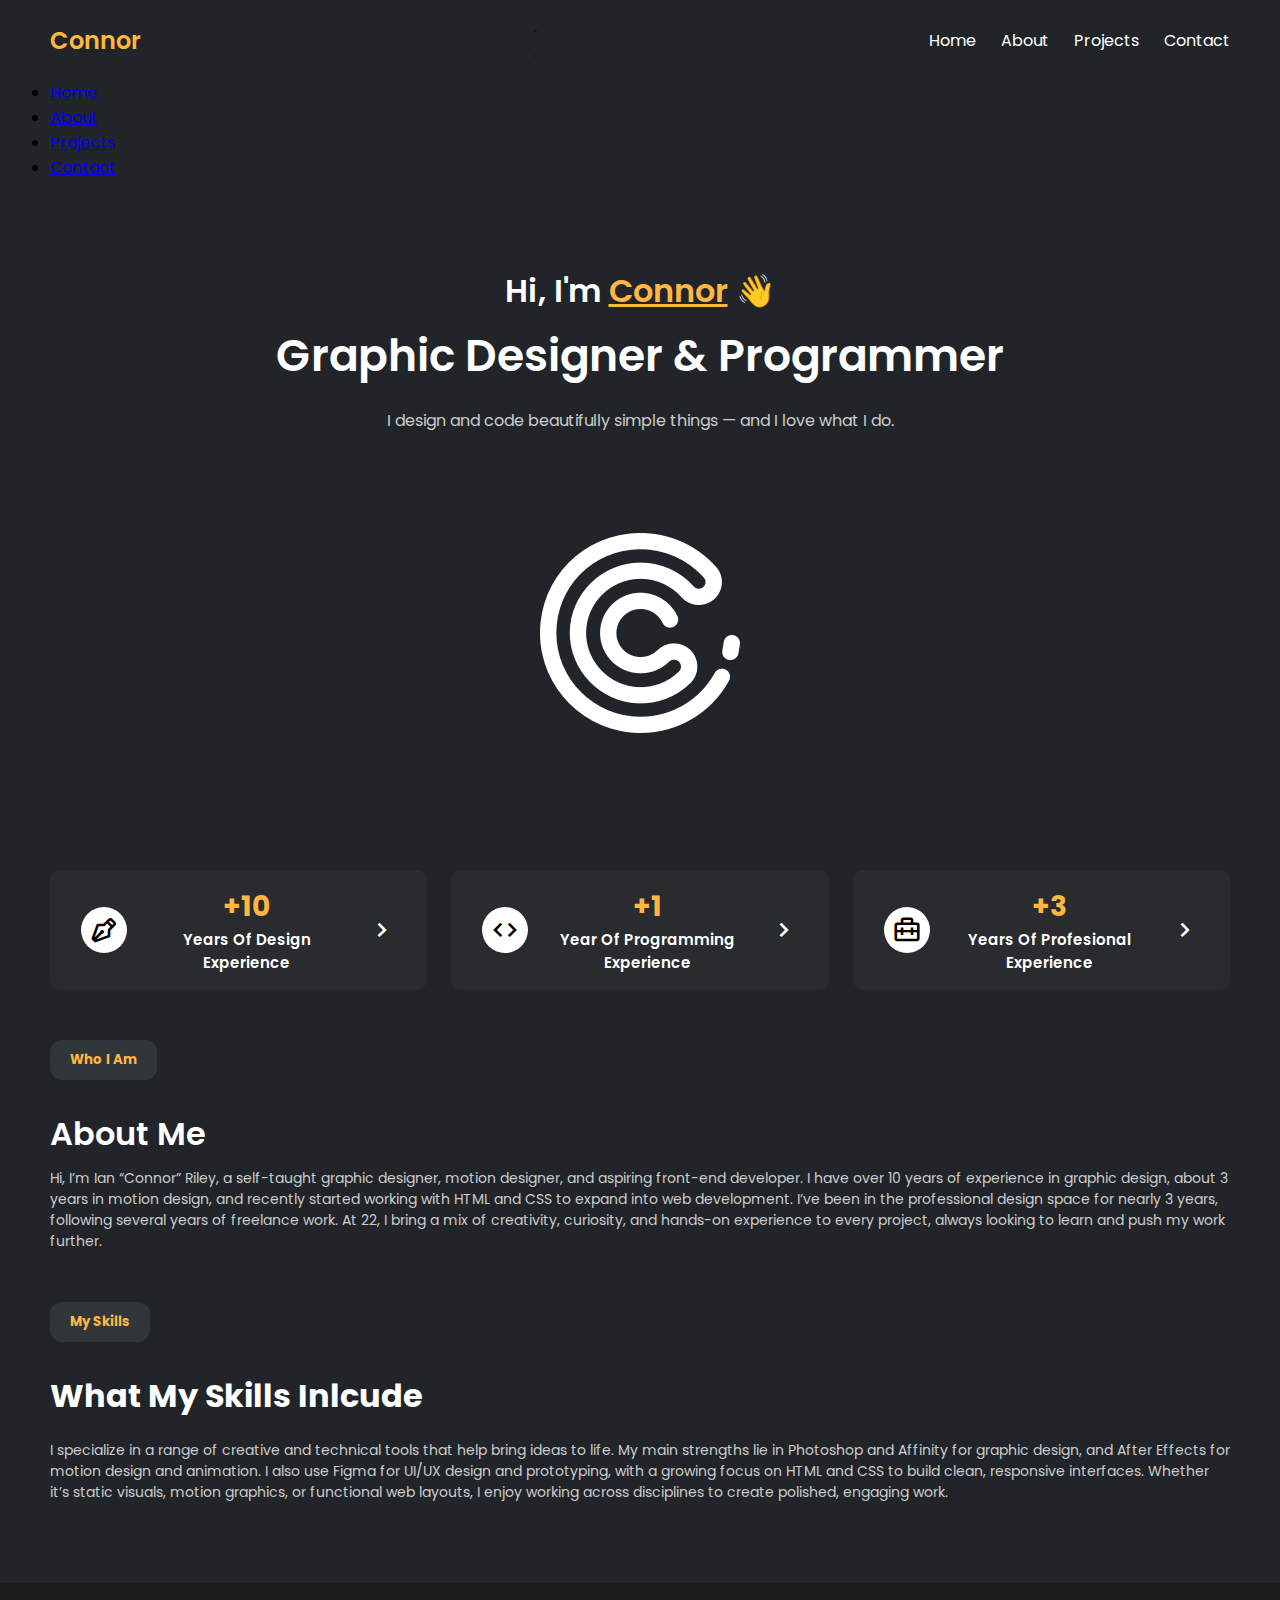
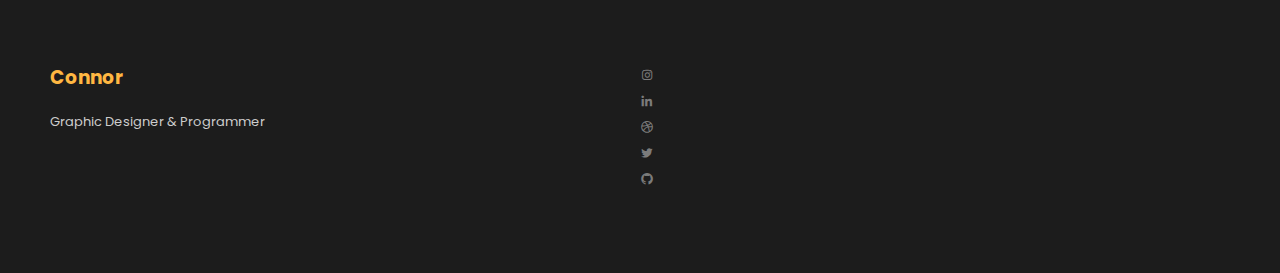
<file: index.html>
<!DOCTYPE html>
<html lang="en">
  <head>
    <meta charset="UTF-8" />
    <meta name="viewport" content="width=device-width, initial-scale=1.0" />
    <!-- Boxicons library icons -->
    <link
      href="https://unpkg.com/boxicons@2.1.4/css/boxicons.min.css"
      rel="stylesheet"
    />
    <!-- Main CSS file -->
    <link rel="stylesheet" href="css/style.css" />
    <title>Personal Portfolio</title>

    <!-- Favicons -->
    <link
      rel="apple-touch-icon"
      sizes="180x180"
      href="file:///C:/Users/iancr/Desktop/Exploration/apple-touch-icon.png"
    />
    <link
      rel="icon"
      type="image/png"
      sizes="32x32"
      href="file:///C:/Users/iancr/Desktop/Exploration/favicon-32x32.png"
    />
    <link
      rel="icon"
      type="image/png"
      sizes="16x16"
      href="file:///C:/Users/iancr/Desktop/Exploration/favicon-16x16.png"
    />
    <link
      rel="manifest"
      href="file:///C:/Users/iancr/Desktop/Exploration/site.webmanifest"
    />
  </head>
  <body>
    <!-- Page container to apply consistent padding/margin -->
    <div class="container">
      <!-- Menu toggle input -->
      <input type="checkbox" id="menu-toggle" hidden />

      <!-- Navigation bar -->
      <div class="navbar">
        <h2>Connor</h2>

        <!-- Label toggles the checkbox -->
        <label for="menu-toggle" class="menu-button">
          <svg
            class="hamburger"
            xmlns="http://www.w3.org/2000/svg"
            fill="none"
            viewBox="0 0 24 24"
            stroke-width="1.5"
            stroke="currentColor"
          >
            <path
              stroke-linecap="round"
              stroke-linejoin="round"
              d="M3.75 6.75h16.5M3.75 12h16.5m-16.5 5.25h16.5"
            />
          </svg>
          <svg
            class="close"
            xmlns="http://www.w3.org/2000/svg"
            fill="none"
            viewBox="0 0 24 24"
            stroke-width="1.5"
            stroke="currentColor"
          >
            <path
              stroke-linecap="round"
              stroke-linejoin="round"
              d="M6 18L18 6M6 6l12 12"
            />
          </svg>
        </label>

        <!-- Header Links -->
        <ul>
          <li>
            <a
              href="file:///C:/Users/iancr/Desktop/Exploration/index.html#"
              target="_self"
              >Home</a
            >
          </li>
          <li>
            <a
              href="file:///C:/Users/iancr/Desktop/Exploration/about.html#"
              target="_self"
              >About</a
            >
          </li>
          <li><a href="#" target="_self">Projects</a></li>
          <li><a href="#" target="_self">Contact</a></li>
        </ul>
      </div>

      <!-- Side Menu -->
      <nav class="side-menu">
        <ul>
          <li>
            <a
              href="file:///C:/Users/iancr/Desktop/Exploration/index.html#"
              target="_self"
              >Home</a
            >
          </li>
          <li>
            <a
              href="file:///C:/Users/iancr/Desktop/Exploration/about.html#"
              target="_self"
              >About</a
            >
          </li>
          <li><a href="#" target="_self">Projects</a></li>
          <li><a href="#" target="_self">Contact</a></li>
        </ul>
      </nav>

      <!-- Main hero section with intro text and logo image -->
      <div class="main">
        <h4>Hi, I'm <span>Connor</span> 👋</h4>
        <p class="title">Graphic Designer & Programmer</p>
        <p class="subtitle">
          I design and code beautifully simple things — and I love what I do.
        </p>
        <!-- Logo image -->
        <img src="css\images\logo.png" />
      </div>

      <!-- Guarantee section highlighting experience and expertise -->
      <div class="guarantee">
        <div class="item">
          <div class="icon">
            <i class="bx bx-pen"></i>
          </div>
          <div class="info">
            <h3>+10</h3>
            <p>Years Of Design Experience</p>
          </div>
          <i class="bx bx-chevron-right"></i>
        </div>
        <div class="item">
          <div class="icon">
            <i class="bx bx-code"></i>
          </div>
          <div class="info">
            <h3>+1</h3>
            <p>Year Of Programming Experience</p>
          </div>
          <i class="bx bx-chevron-right"></i>
        </div>
        <div class="item">
          <div class="icon">
            <i class="bx bx-briefcase-alt-2"></i>
          </div>
          <div class="info">
            <h3>+3</h3>
            <p>Years Of Profesional Experience</p>
          </div>
          <i class="bx bx-chevron-right"></i>
        </div>
      </div>

      <!-- Section divider -->
      <div class="seperator-container">
        <h5 class="seperator">Who I Am</h5>
      </div>

      <!-- About section with bio information -->
      <div class="about">
        <div class="info">
          <h3>About Me</h3>
          <p>
            Hi, I’m Ian “Connor” Riley, a self-taught graphic designer, motion
            designer, and aspiring front-end developer. I have over 10 years of
            experience in graphic design, about 3 years in motion design, and
            recently started working with HTML and CSS to expand into web
            development. I’ve been in the professional design space for nearly 3
            years, following several years of freelance work. At 22, I bring a
            mix of creativity, curiosity, and hands-on experience to every
            project, always looking to learn and push my work further.
          </p>
        </div>
      </div>

      <!-- Section divider -->
      <div class="seperator-container">
        <h5 class="seperator">My Skills</h5>
      </div>

      <!-- Skills section with description of tools and expertise -->
      <div class="skills">
        <div class="left">
          <div class="info">
            <h3>What My Skills Inlcude</h3>
            <p>
              I specialize in a range of creative and technical tools that help
              bring ideas to life. My main strengths lie in Photoshop and
              Affinity for graphic design, and After Effects for motion design
              and animation. I also use Figma for UI/UX design and prototyping,
              with a growing focus on HTML and CSS to build clean, responsive
              interfaces. Whether it’s static visuals, motion graphics, or
              functional web layouts, I enjoy working across disciplines to
              create polished, engaging work.
            </p>
          </div>
        </div>
      </div>
    </div>

    <!-- Footer with site title and social media links -->
    <footer>
      <div class="cols">
        <!-- Footer branding/summary -->
        <div class="about-col">
          <h3>Connor</h3>
          <p>Graphic Designer & Programmer</p>
        </div>

        <!-- Social media links -->
        <div class="links-col">
          <a href="https://instagram.com/ian.r4" target="_blank" rel="noopener">
            <i class="bx bxl-instagram"></i>
          </a>
          <a
            href="https://linkedin.com/in/ian-riley-242a4a300/"
            target="_blank"
            rel="noopener"
          >
            <i class="bx bxl-linkedin"></i>
          </a>
          <a href="https://dribbble.com/aleshyp" target="_blank" rel="noopener">
            <i class="bx bxl-dribbble"></i>
          </a>
          <a href="https://x.com/aleshyp" target="_blank" rel="noopener">
            <i class="bx bxl-twitter"></i>
          </a>
          <a href="https://github.com/aleshyp" target="_blank" rel="noopener">
            <i class="bx bxl-github"></i>
          </a>
        </div>
      </div>
    </footer>
  </body>
</html>
</file>
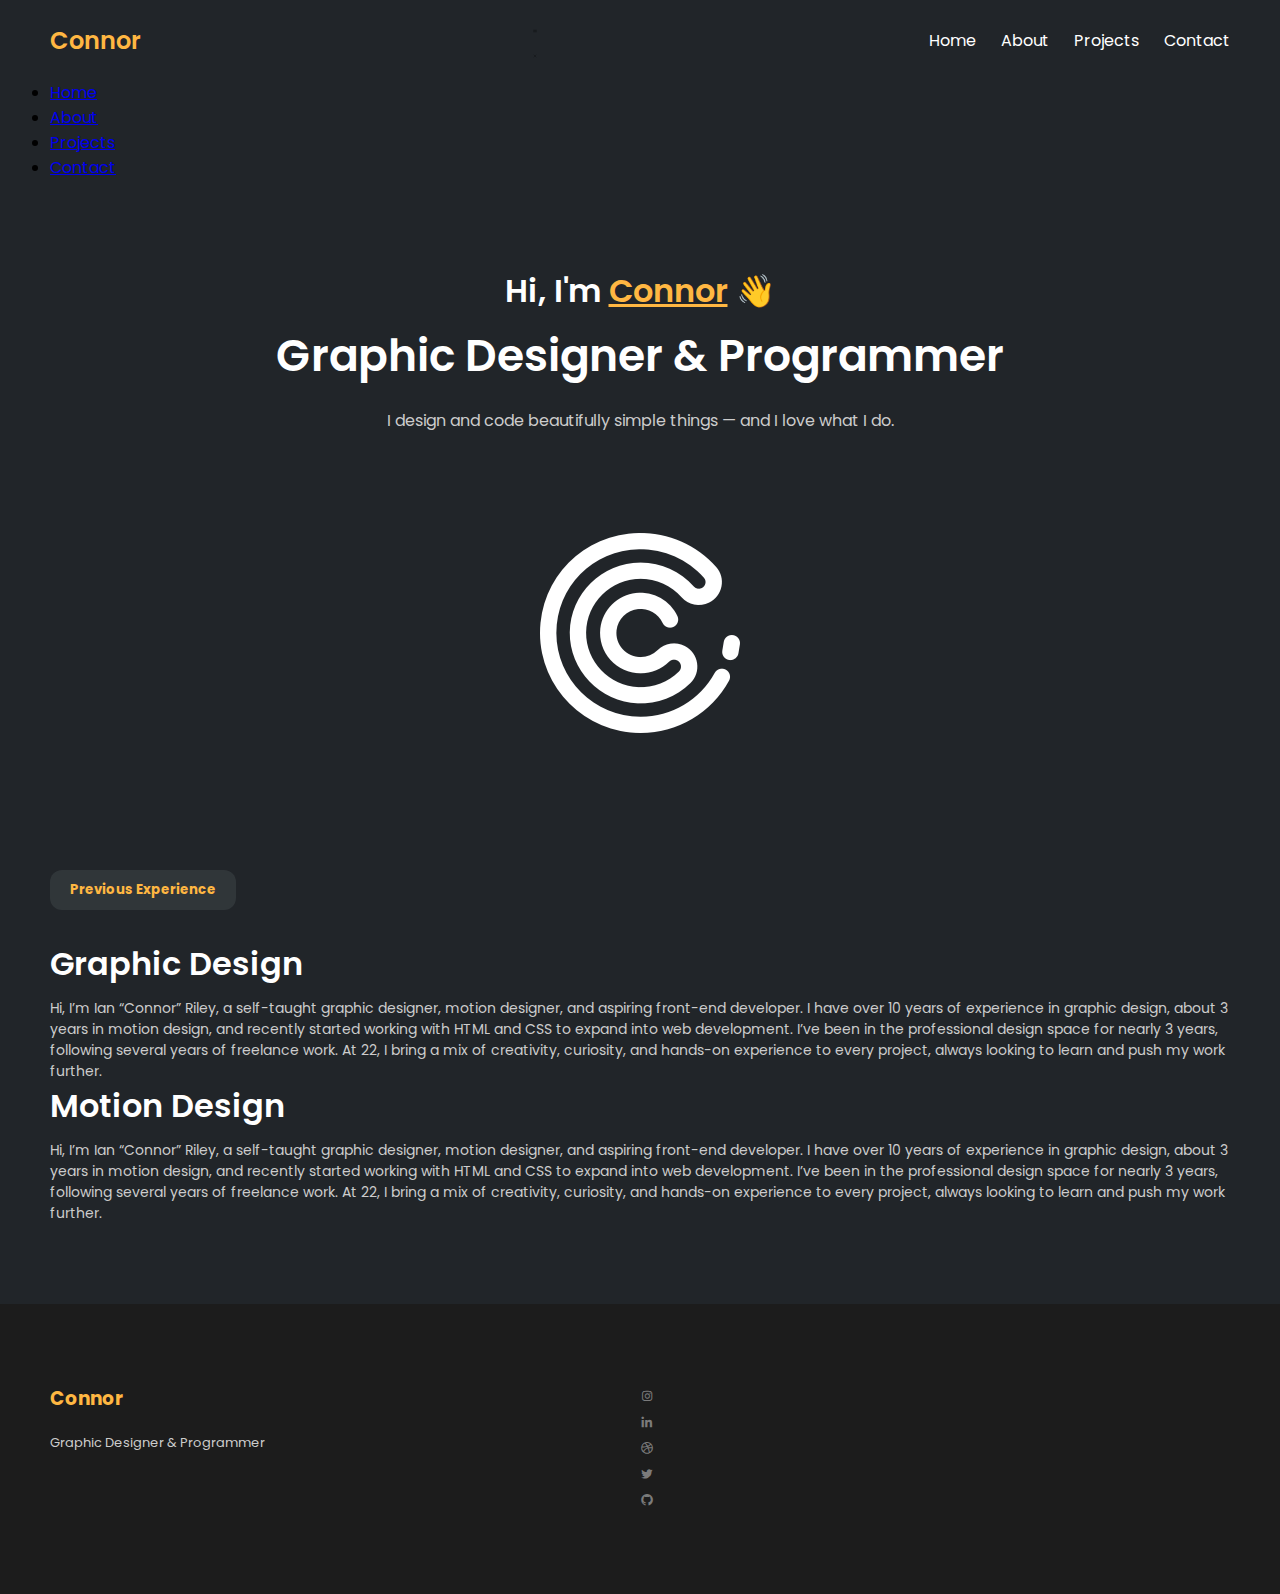
<file: about.html>
<!DOCTYPE html>
<html lang="en">
  <head>
    <meta charset="UTF-8" />
    <meta name="viewport" content="width=device-width, initial-scale=1.0" />
    <!-- Icons -->
    <link
      href="https://unpkg.com/boxicons@2.1.4/css/boxicons.min.css"
      rel="stylesheet"
    />
    <!-- Main CSS file -->
    <link rel="stylesheet" href="css/style.css" />
    <!-- Page title -->
    <title>About</title>

    <!-- Favicons -->
    <link
      rel="apple-touch-icon"
      sizes="180x180"
      href="file:///C:/Users/iancr/Desktop/Exploration/apple-touch-icon.png"
    />
    <link
      rel="icon"
      type="image/png"
      sizes="32x32"
      href="file:///C:/Users/iancr/Desktop/Exploration/favicon-32x32.png"
    />
    <link
      rel="icon"
      type="image/png"
      sizes="16x16"
      href="file:///C:/Users/iancr/Desktop/Exploration/favicon-16x16.png"
    />
    <link
      rel="manifest"
      href="file:///C:/Users/iancr/Desktop/Exploration/site.webmanifest"
    />
  </head>
  <body>
    <div class="container">
      <!-- Menu toggle input -->
      <input type="checkbox" id="menu-toggle" hidden />
      <!-- Navigation bar -->
      <div class="navbar">
        <h2>Connor</h2>

        <!-- Label toggles the checkbox -->
        <label for="menu-toggle" class="menu-button">
          <svg
            class="hamburger"
            xmlns="http://www.w3.org/2000/svg"
            fill="none"
            viewBox="0 0 24 24"
            stroke-width="1.5"
            stroke="currentColor"
          >
            <path
              stroke-linecap="round"
              stroke-linejoin="round"
              d="M3.75 6.75h16.5M3.75 12h16.5m-16.5 5.25h16.5"
            />
          </svg>
          <svg
            class="close"
            xmlns="http://www.w3.org/2000/svg"
            fill="none"
            viewBox="0 0 24 24"
            stroke-width="1.5"
            stroke="currentColor"
          >
            <path
              stroke-linecap="round"
              stroke-linejoin="round"
              d="M6 18L18 6M6 6l12 12"
            />
          </svg>
        </label>

        <!-- Header Links -->
        <ul>
          <li>
            <a
              href="file:///C:/Users/iancr/Desktop/Exploration/index.html#"
              target="_self"
              >Home</a
            >
          </li>
          <li>
            <a
              href="file:///C:/Users/iancr/Desktop/Exploration/about.html#"
              target="_self"
              >About</a
            >
          </li>
          <li><a href="#" target="_self">Projects</a></li>
          <li><a href="#" target="_self">Contact</a></li>
        </ul>
      </div>

      <!-- Side Menu -->
      <nav class="side-menu">
        <ul>
          <li>
            <a
              href="file:///C:/Users/iancr/Desktop/Exploration/index.html#"
              target="_self"
              >Home</a
            >
          </li>
          <li>
            <a
              href="file:///C:/Users/iancr/Desktop/Exploration/about.html#"
              target="_self"
              >About</a
            >
          </li>
          <li><a href="#" target="_self">Projects</a></li>
          <li><a href="#" target="_self">Contact</a></li>
        </ul>
      </nav>

      <!-- Main hero section with intro text and logo image -->
      <div class="main">
        <h4>Hi, I'm <span>Connor</span> 👋</h4>
        <p class="title">Graphic Designer & Programmer</p>
        <p class="subtitle">
          I design and code beautifully simple things — and I love what I do.
        </p>
        <!-- Logo image -->
        <img src="css\images\logo.png" />
      </div>

      <!-- Section divider -->
      <div class="seperator-container">
        <h5 class="seperator">Previous Experience</h5>
      </div>

      <!-- About section with bio information -->
      <div class="about">
        <div class="info">
          <h3>Graphic Design</h3>
          <p>
            Hi, I’m Ian “Connor” Riley, a self-taught graphic designer, motion
            designer, and aspiring front-end developer. I have over 10 years of
            experience in graphic design, about 3 years in motion design, and
            recently started working with HTML and CSS to expand into web
            development. I’ve been in the professional design space for nearly 3
            years, following several years of freelance work. At 22, I bring a
            mix of creativity, curiosity, and hands-on experience to every
            project, always looking to learn and push my work further.
          </p>
          <h3>Motion Design</h3>
          <p>
            Hi, I’m Ian “Connor” Riley, a self-taught graphic designer, motion
            designer, and aspiring front-end developer. I have over 10 years of
            experience in graphic design, about 3 years in motion design, and
            recently started working with HTML and CSS to expand into web
            development. I’ve been in the professional design space for nearly 3
            years, following several years of freelance work. At 22, I bring a
            mix of creativity, curiosity, and hands-on experience to every
            project, always looking to learn and push my work further.
          </p>
        </div>
      </div>
    </div>

    <!-- Footer with site title and social media links -->
    <footer>
      <div class="cols">
        <!-- Footer branding/summary -->
        <div class="about-col">
          <h3>Connor</h3>
          <p>Graphic Designer & Programmer</p>
        </div>

        <!-- Social media links -->
        <div class="links-col">
          <a href="https://instagram.com/ian.r4" target="_blank" rel="noopener">
            <i class="bx bxl-instagram"></i>
          </a>
          <a
            href="https://linkedin.com/in/ian-riley-242a4a300/"
            target="_blank"
            rel="noopener"
          >
            <i class="bx bxl-linkedin"></i>
          </a>
          <a href="https://dribbble.com/aleshyp" target="_blank" rel="noopener">
            <i class="bx bxl-dribbble"></i>
          </a>
          <a href="https://x.com/aleshyp" target="_blank" rel="noopener">
            <i class="bx bxl-twitter"></i>
          </a>
          <a href="https://github.com/aleshyp" target="_blank" rel="noopener">
            <i class="bx bxl-github"></i>
          </a>
        </div>
      </div>
    </footer>
  </body>
</html>
</file>
<file: css/style.css>
@import url("https://fonts.googleapis.com/css2?family=Poppins:wght@300;400;500;600;700&display=swap");

* {
  margin: 0;
  padding: 0;
  box-sizing: border-box;
  font-family: "Poppins", sans-serif;
}

.container {
  padding: 0px 50px;
}

body {
  height: 100vh;
  background: #212529;
}

.navbar {
  display: flex;
  align-items: center;
  justify-content: space-between;
  height: 80px;
}

.navbar h2 {
  color: #ffb742;
  font-weight: 600;
}

.navbar ul {
  display: flex;
}

.navbar ul li {
  list-style: none;
}

.navbar ul li a {
  text-decoration: none;
  color: white;
  font-size: 16px;
  margin-right: 25px;
  transition: color 0.3s ease;
}

.navbar ul li:hover a {
  color: #ffb742;
}

.navbar ul li:last-child a {
  margin: 0;
}

.hire-btn {
  background: #ffb742;
  padding: 6px 30px;
  border: none;
  font-size: 16px;
  cursor: pointer;
  border-radius: 6px;
  transition: background-color 0.3s ease;
}

.hire-btn:hover {
  background: #fb8c00;
}

.main {
  height: 640px;
  display: flex;
  flex-direction: column;
  align-items: center;
  justify-content: center;
}

.main h4 {
  font-size: 32px;
  color: #fff;
  font-weight: 600;
}

.main h4 span {
  color: #ffb742;
  text-decoration: underline;
}

.main p.title {
  font-size: 44px;
  font-weight: 600;
  color: #fff;
  margin-top: 8px;
  text-align: center;
}

.main p.subtitle {
  font-size: 16px;
  color: #ccc;
  margin-top: 20px;
}

.main img {
  width: 200px;
  height: 200px;
  margin-top: 100px;
}

.guarantee {
  margin-top: 50px;
  display: flex;
  flex-wrap: nowrap;
  gap: 24px;
}

.guarantee .item {
  background: #292b2e;
  display: flex;
  justify-content: space-between;
  align-items: center;
  height: 120px;
  width: 100%;
  border-radius: 10px;
  padding: 15px 30px;
  border: 1px solid transparent;
  cursor: pointer;
  transition: all 0.3s ease;
  gap: 30px;
}

.guarantee .item:hover {
  border-color: #ffb742;
}

.guarantee .item .icon {
  width: 46px;
  height: 46px;
  background: #fff;
  border-radius: 50%;
  display: flex;
  align-items: center;
  justify-content: center;
  transition: background-color 0.3s ease;
  aspect-ratio: 1;
}

.guarantee .item:hover .icon {
  background-color: #ffb742;
}

.guarantee .item .icon i {
  font-size: 30px;
}

.guarantee .item .info {
  display: flex;
  flex-direction: column;
  align-items: center;
}

.guarantee .item .info h3 {
  color: #ffb742;
  font-size: 28px;
}

.guarantee .item .info p {
  color: #fff;
  font-size: 15px;
  font-weight: 600;
  text-align: center;
}

.guarantee .item > i {
  color: #fff;
  font-size: 30px;
  transition: color 0.3s ease;
}

.guarantee .item:hover > i {
  color: #ffb742;
}

.seperator {
  margin: 50px 0px 30px;
  padding: 10px 20px;
  background: rgba(225, 255, 255, 0.08);
  display: inline-block;
  color: #ffb742;
  border-radius: 12px;
}

.seperator-container {
  display: flex;
}

.about {
  display: flex;
  justify-content: space-between;
  align-items: center;
  gap: 80px;
}

.about .info h3 {
  color: #fff;
  font-size: 32px;
  font-weight: 600;
  margin-bottom: 10px;
}

.about .info p {
  color: #ccc;
  font-size: 14px;
}

.about .info button {
  margin-top: 30px;
}

.skills {
  display: flex;
  justify-content: space-between;
  align-items: center;
  gap: 80px;
}

.skills .left .info h3 {
  color: #fff;
  font-size: 32px;
  margin-bottom: 20px;
}

.skills .left .info p {
  color: #ccc;
  font-size: 14px;
}

.skills .left button {
  margin-top: 30px;
}

footer {
  position: relative;
  background: #1c1c1c;
  padding: 80px 50px 80px;
  margin-top: 80px;
}

footer .cols {
  display: flex;
  align-items: start;
}

footer .cols .about-col {
  flex: 3;
}

footer .cols .about-col h3 {
  color: #ffb742;
  margin-bottom: 20px;
}

footer .cols .about-col p {
  color: #ccc;
  font-size: 13px;
}

footer .cols .links-col {
  flex: 3;
}

footer .cols .links-col h4 {
  color: #fff;
  margin-bottom: 20px;
}

footer .cols .links-col a {
  display: block;
  text-decoration: none;
  color: #7b7b7b;
  font-size: 14px;
  line-height: 26px;
}

footer .cols .links-col a:hover {
  color: #ffb742;
}

@media screen and (max-width: 1416px) {
  footer .cols .about-col p {
    text-align: start;
  }
}

@media screen and (max-width: 1401px) {
  .skills .right {
    flex-direction: column;
  }
}

@media screen and (max-width: 1255px) {
  .guarantee {
    flex-wrap: wrap;
  }

  footer .cols .about-col {
    flex-basis: 50%;
  }

  footer .cols .links-col {
    flex-basis: 50%;
  }
}

@media screen and (max-width: 780px) {
  .navbar button {
    display: none;
  }

  .main h4 {
    font-size: 24px;
  }

  .main p.title {
    font-size: 36px;
  }

  .main p.subtitle {
    font-size: 14px;
  }

  .guarantee .item {
    flex-basis: 100%;
  }

  .about {
    flex-wrap: wrap;
    justify-content: center;
  }
}

@media screen and (max-width: 650px) {
  .navbar {
    justify-content: center;
  }

  .navbar h2 {
    display: none;
  }

  .navbar ul li a {
    font-size: 14px;
  }

  .main {
    margin-top: 50px;
    height: 320px;
    justify-content: start;
  }

  .main h4 {
    font-size: 20px;
  }

  .main p.title {
    font-size: 28px;
  }

  .main p.subtitle {
    font-size: 12px;
  }

  .main img {
    margin-top: 40px;
    width: 150px;
    height: 150px;
  }

  .skills {
    flex-wrap: wrap;
    justify-content: center;
  }

  .skills .right {
    justify-content: space-between;
  }

  .skills .left .info h3 {
    font-size: 20px;
  }

  footer .start {
    top: -8%;
  }

  footer .start p {
    display: none;
  }

  footer .cols .about-col {
    flex-basis: 100%;
    margin-bottom: 40px;
  }

  footer .cols .links-col {
    flex-basis: 100%;
    margin-bottom: 20px;
  }
}

@media screen and (max-width: 579px) {
  .main {
    height: 100%;
  }
}

@media screen and (max-width: 480px) {
  .main p.title {
    font-size: 18px;
  }

  .main p.subtitle {
    font-size: 10px;
  }

  .guarantee .item .info h3 {
    font-size: 20px;
  }

  .guarantee .item .info p {
    font-size: 12px;
  }
}
</file>
